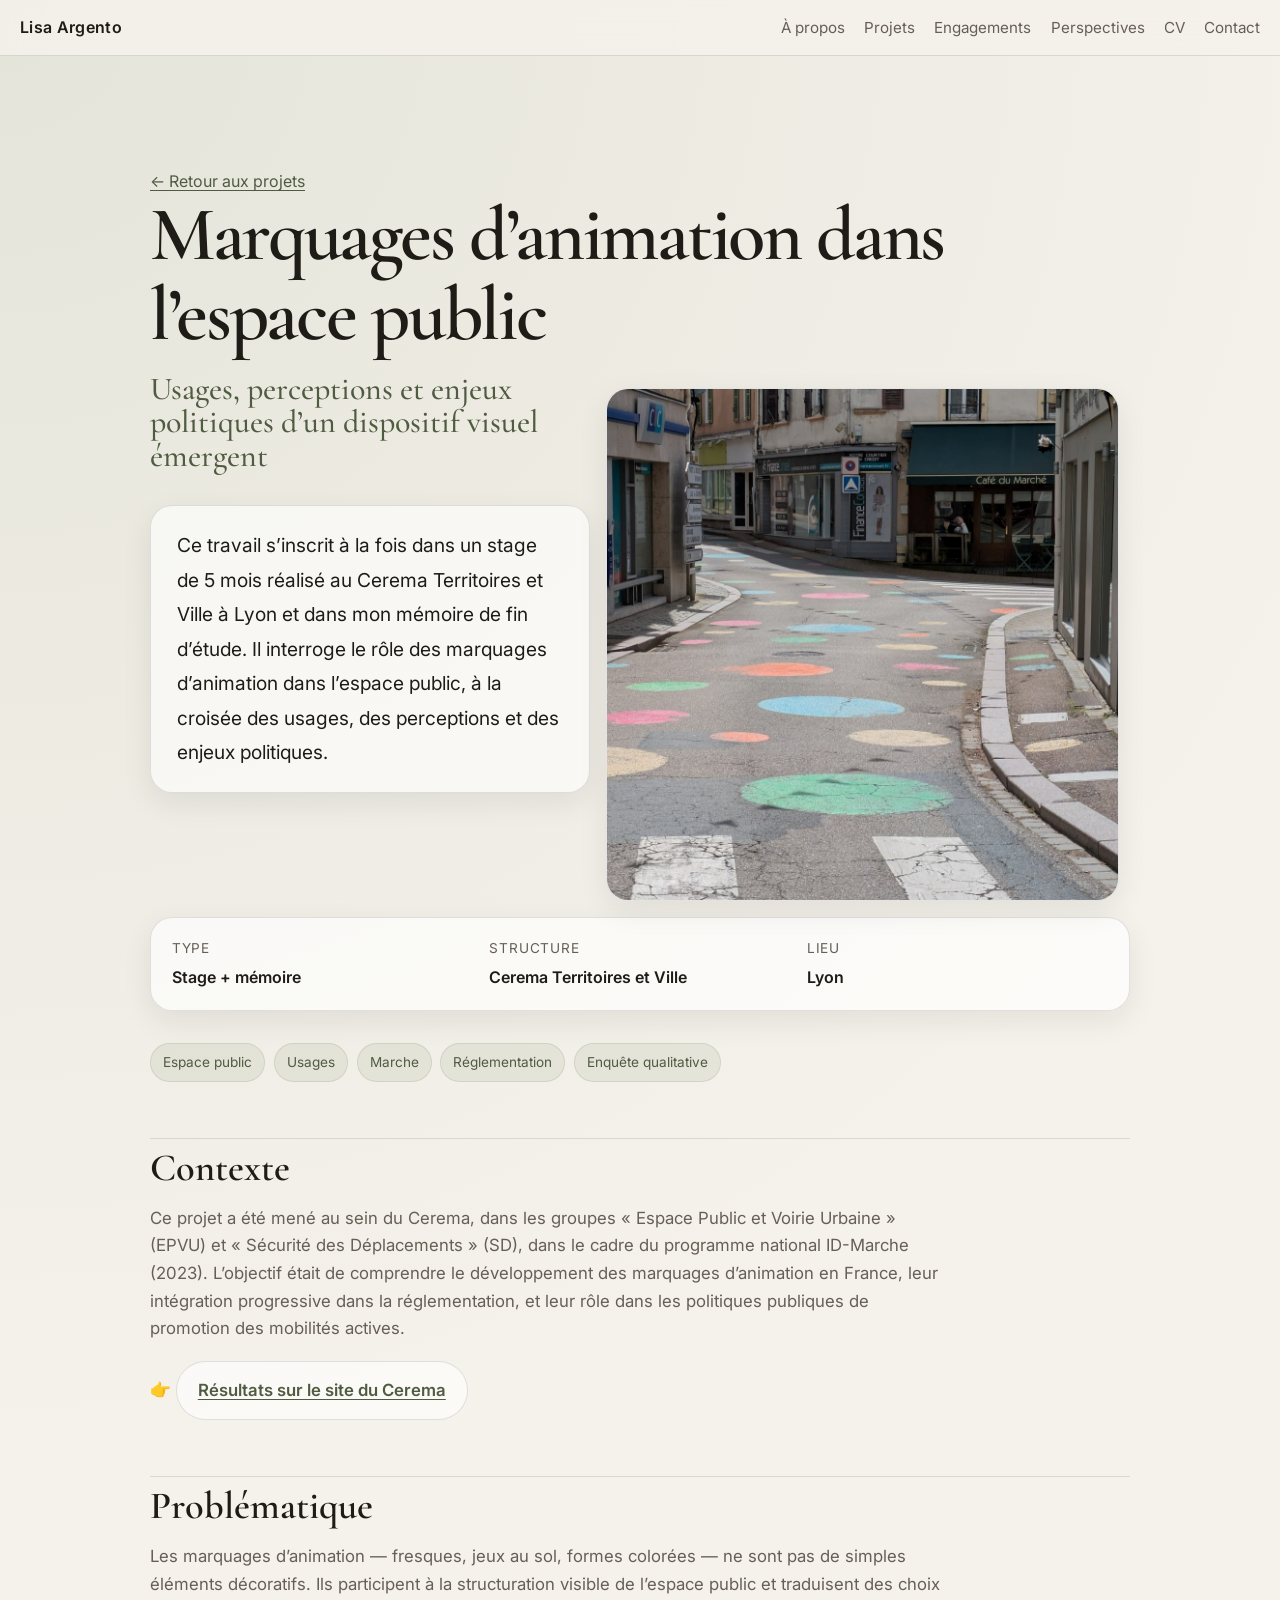
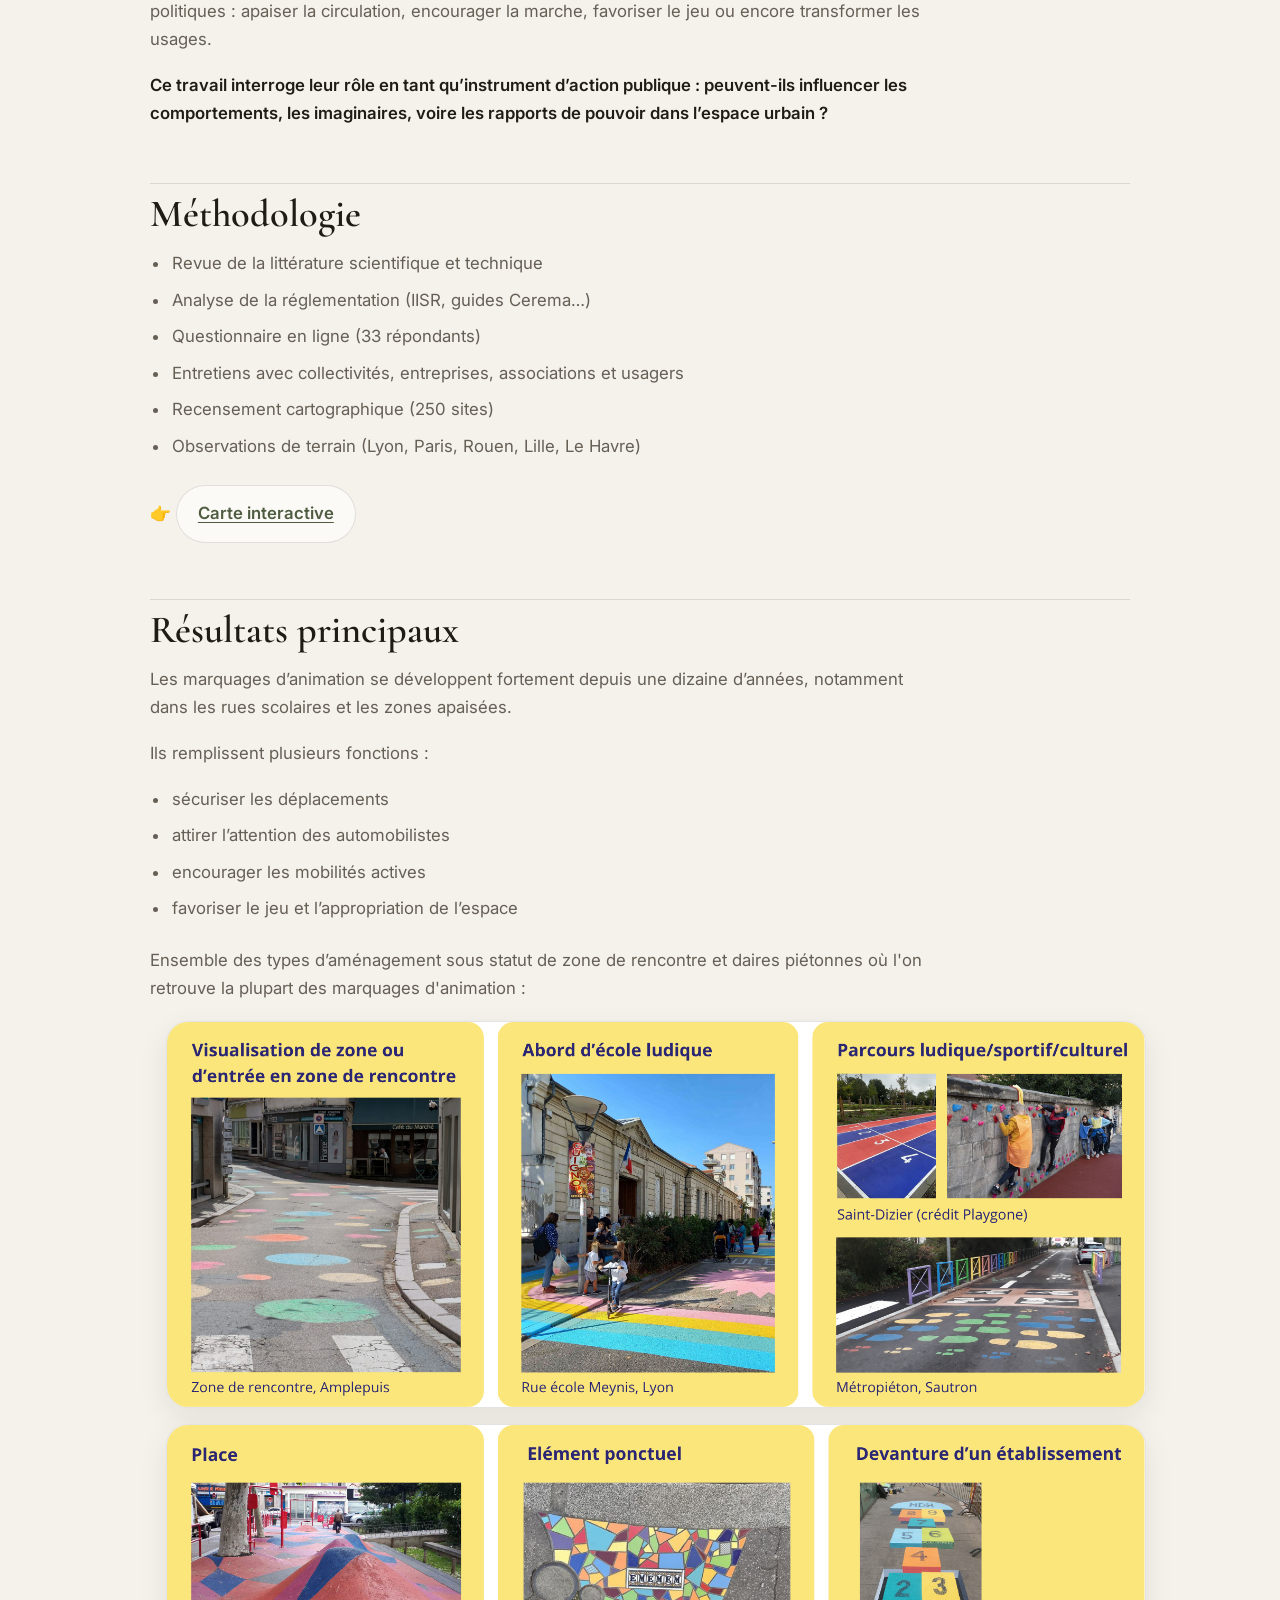
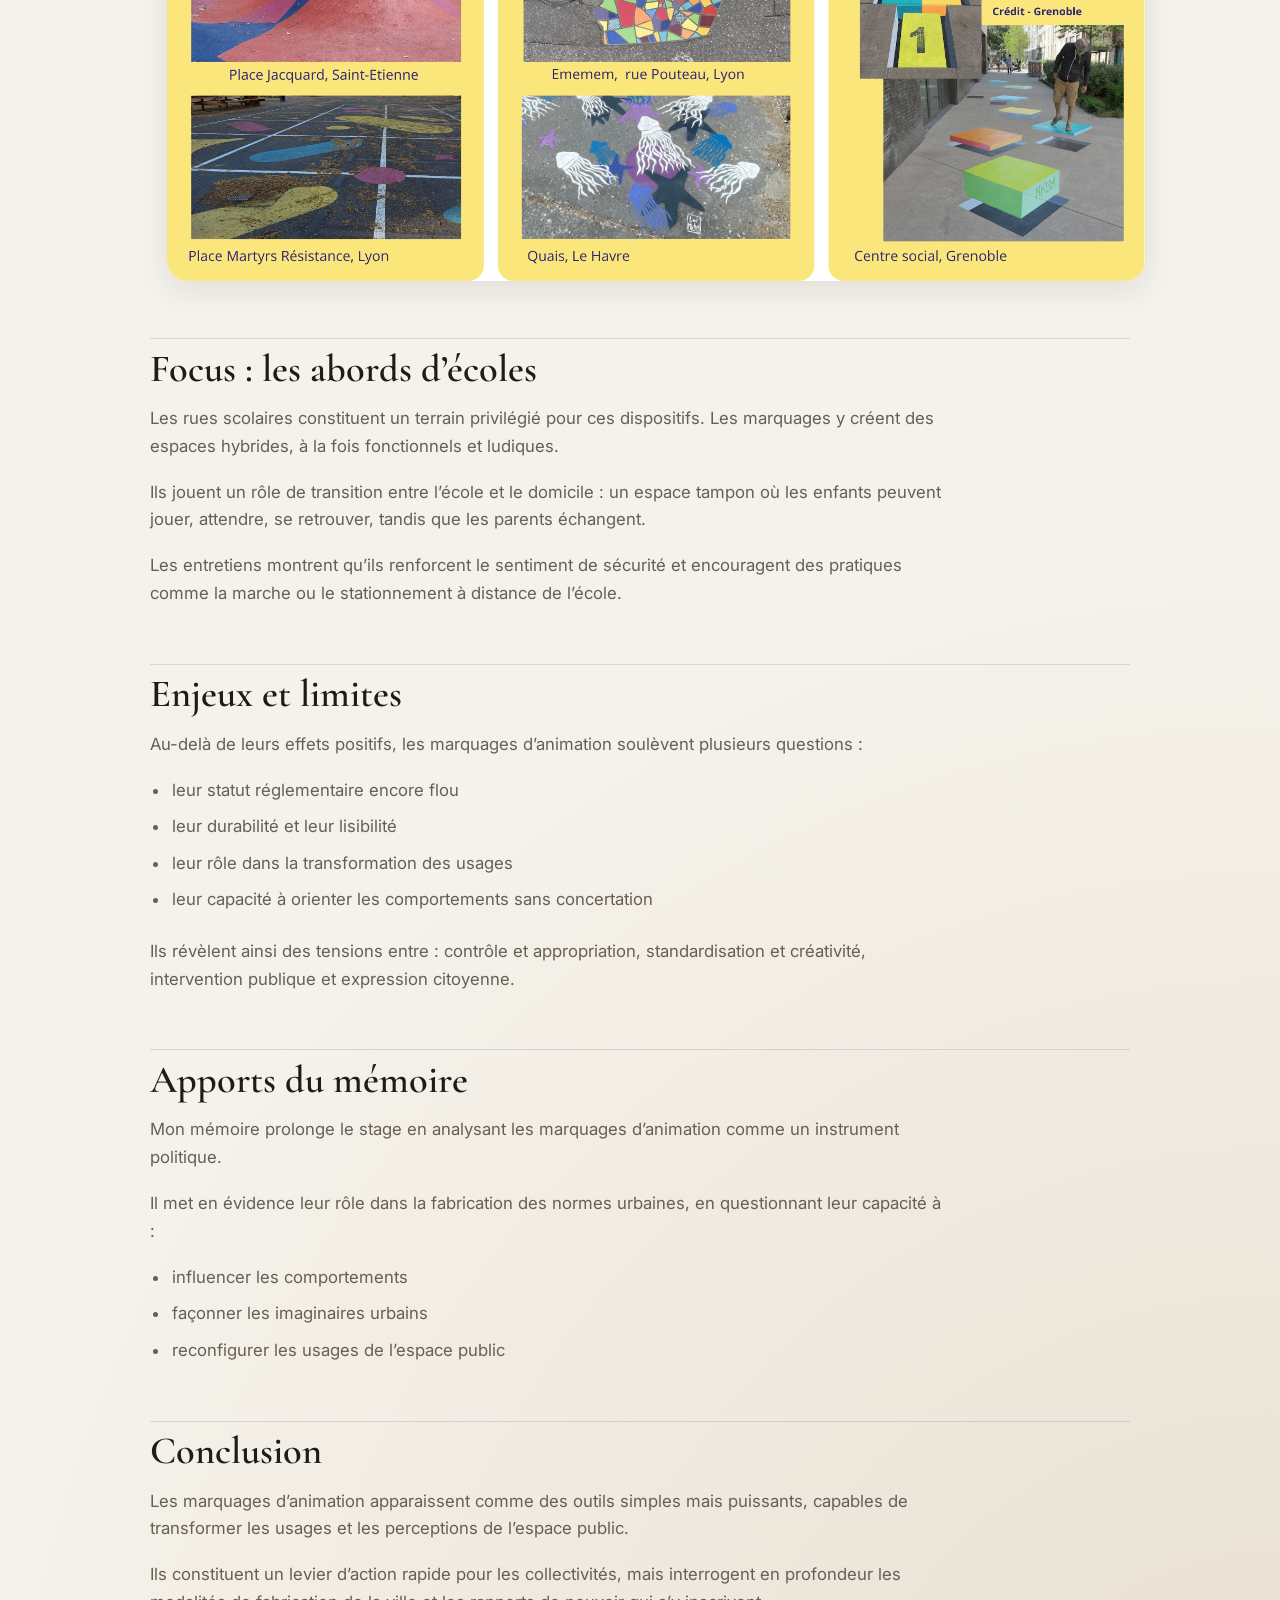
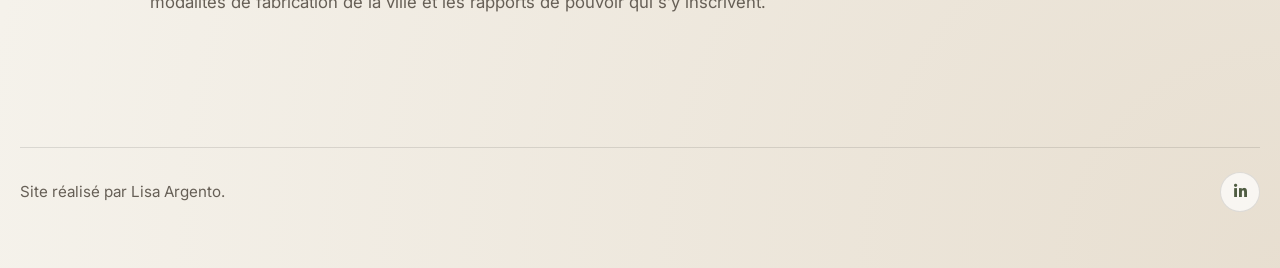
<file: projets/projet_marquages.html>
<!DOCTYPE html>
<html lang="fr">
<head>
  <meta charset="UTF-8" />
  <title>Lisa Argento — Urbanisme,usages,recherche, engagement</title>
  <meta name="description" content="Site et portfolio de Lisa Argento : aménagement, géographie sociale, espaces publics, politiques urbaines, démocratie participative, usages, ville à hauteur d'enfants et écologie." />
  <link rel="preconnect" href="https://fonts.googleapis.com">
  <link rel="preconnect" href="https://fonts.gstatic.com" crossorigin>
  <link href="https://fonts.googleapis.com/css2?family=Inter:wght@400;500;600;700&family=Cormorant+Garamond:wght@500;600;700&display=swap" rel="stylesheet">
  <link rel="stylesheet" href="https://cdnjs.cloudflare.com/ajax/libs/font-awesome/6.5.2/css/all.min.css">
  <link rel="stylesheet" href="../style.css">
  <link rel="stylesheet" href="projets.css">
</head>
<body>
  <header class="topbar">
    <div class="container nav">
      <a href="../index.html" class="brand" aria-label="Retour à l'accueil">
        <span>Lisa Argento</span>
      </a>
      <ul class="nav-links">
        <li><a href="../index.html#a-propos">À propos</a></li>
        <li><a href="../index.html#portfolio">Projets</a></li>
        <li><a href="../index.html#engagements">Engagements</a></li>
        <li><a href="../index.html#perspectives">Perspectives</a></li>
        <li><a href="../index.html#cv">CV</a></li>
        <li><a href="../index.html#contact">Contact</a></li>
      </ul>
  </header>

  <main>
    <section class="project-page">
      <a href="../index.html#portfolio" class="back-link">← Retour aux projets</a>
      <h1>Marquages d’animation dans l’espace public</h1>
      <div class="proj-title" >
        <div>
        <h2>Usages, perceptions et enjeux politiques d’un dispositif visuel émergent</h2>
        <p class="intro">Ce travail s’inscrit à la fois dans un stage de 5 mois réalisé au Cerema Territoires et Ville à Lyon et dans mon mémoire de fin d’étude. Il interroge le rôle des marquages d’animation dans l’espace public, à la croisée des usages, des perceptions et des enjeux politiques.</p>
        </div>
        <img class="proj-image" src="../img_projets/Amplepuis_26042025.jpg" alt="">
      </div>

<div class="project-meta">
  <div>
    <span class="label">Type</span>
    <span class="value">Stage + mémoire</span>
  </div>
  <div>
    <span class="label">Structure</span>
    <span class="value">Cerema Territoires et Ville</span>
  </div>
  <div>
    <span class="label">Lieu</span>
    <span class="value">Lyon</span>
  </div>
</div>

<div class="tags">
  <span class="tag">Espace public</span>
  <span class="tag">Usages</span>
  <span class="tag">Marche</span>
  <span class="tag">Réglementation</span>
  <span class="tag">Enquête qualitative</span>
</div>

<h3>Contexte</h3>
<p>Ce projet a été mené au sein du Cerema, dans les groupes « Espace Public et Voirie Urbaine » (EPVU) et « Sécurité des Déplacements » (SD), dans le cadre du programme national ID-Marche (2023). L’objectif était de comprendre le développement des marquages d’animation en France, leur intégration progressive dans la réglementation, et leur rôle dans les politiques publiques de promotion des mobilités actives.</p>
<p>👉 <a class="btn btn-secondary" href="https://www.cerema.fr/fr/actualites/marques-animation-analyse-pratiques-apaiser-espaces-publics" target="_blank"> Résultats sur le site du Cerema</a></p>


<h3>Problématique</h3>
<p>Les marquages d’animation — fresques, jeux au sol, formes colorées — ne sont pas de simples éléments décoratifs. Ils participent à la structuration visible de l’espace public et traduisent des choix politiques : apaiser la circulation, encourager la marche, favoriser le jeu ou encore transformer les usages.</p>
<p> <strong>Ce travail interroge leur rôle en tant qu’instrument d’action publique :
peuvent-ils influencer les comportements, les imaginaires, voire les rapports de pouvoir dans l’espace urbain ? </strong></p>

<h3>Méthodologie</h3>
<ul>
<li>Revue de la littérature scientifique et technique</li>
<li>Analyse de la réglementation (IISR, guides Cerema…)</li>
<li>Questionnaire en ligne (33 répondants)</li>
<li>Entretiens avec collectivités, entreprises, associations et usagers</li>
<li>Recensement cartographique (250 sites)</li>
<li>Observations de terrain (Lyon, Paris, Rouen, Lille, Le Havre)</li>
</ul>

<p>👉 <a class="btn btn-secondary" href="https://umap.openstreetmap.fr/fr/map/marques-danimation_1196213" target="_blank">Carte interactive</a></p>


<h3>Résultats principaux</h3>
<p>Les marquages d’animation se développent fortement depuis une dizaine d’années, notamment dans les rues scolaires et les zones apaisées.</p>
<p>Ils remplissent plusieurs fonctions :</p>
<ul>
<li>sécuriser les déplacements</li>
<li>attirer l’attention des automobilistes</li>
<li>encourager les mobilités actives</li>
<li>favoriser le jeu et l’appropriation de l’espace</li>
</ul>
<p>Ensemble des types d’aménagement sous statut de zone de rencontre et daires piétonnes où l'on retrouve la plupart des marquages d'animation :</p>
<div>
  <img src="../img_projets/marquages danimation(1).png" alt="Exemples de types d’aménagement sous statut de zone de rencontre et d’aires piétonnes">
  <img src="../img_projets/marquages danimation(2).png" alt="Schématisation des configurations d’aménagement où s’inscrivent les marquages d’animation">
</div>

<h3>Focus : les abords d’écoles</h3>
<p>Les rues scolaires constituent un terrain privilégié pour ces dispositifs. Les marquages y créent des espaces hybrides, à la fois fonctionnels et ludiques.</p>
<p>Ils jouent un rôle de transition entre l’école et le domicile : un espace tampon où les enfants peuvent jouer, attendre, se retrouver, tandis que les parents échangent.</p>
<p>Les entretiens montrent qu’ils renforcent le sentiment de sécurité et encouragent des pratiques comme la marche ou le stationnement à distance de l’école.</p>

<h3>Enjeux et limites</h3>
<p>Au-delà de leurs effets positifs, les marquages d’animation soulèvent plusieurs questions :</p>
<ul>
<li>leur statut réglementaire encore flou</li>
<li>leur durabilité et leur lisibilité</li>
<li>leur rôle dans la transformation des usages</li>
<li>leur capacité à orienter les comportements sans concertation</li>
</ul>

<p>Ils révèlent ainsi des tensions entre : contrôle et appropriation, standardisation et créativité, intervention publique et expression citoyenne.</p>

  <h3>Apports du mémoire</h3>
  <p>Mon mémoire prolonge le stage en analysant les marquages d’animation comme un instrument politique.</p>
  <p>Il met en évidence leur rôle dans la fabrication des normes urbaines, en questionnant leur capacité à :</p>
  <ul>
  <li>influencer les comportements</li>
  <li>façonner les imaginaires urbains</li>
  <li>reconfigurer les usages de l’espace public</li>
  </ul>

  <h3>Conclusion</h3>
  <p>Les marquages d’animation apparaissent comme des outils simples mais puissants, capables de transformer les usages et les perceptions de l’espace public.</p>
  <p>Ils constituent un levier d’action rapide pour les collectivités, mais interrogent en profondeur les modalités de fabrication de la ville et les rapports de pouvoir qui s’y inscrivent.</p>
</section>
  </main>
    
<footer>
  <div class="container footer-inner">
    <p>Site réalisé par Lisa Argento.</p>
    <div class="footer-social">
      <a href="https://www.linkedin.com/in/lisa-argento-25l92a"
         target="_blank"
         rel="noreferrer"
         aria-label="LinkedIn">
        <i class="fa-brands fa-linkedin-in"></i>
      </a>
    </div>

  </div>
</footer>
</file>
<file: style.css>
:root {
  --bg: #f5f2eb;
  --surface: rgba(255,255,255,0.72);
  --surface-strong: #fffdf9;
  --text: #1f1c18;
  --muted: #665f56;
  --line: rgba(31, 28, 24, 0.12);
  --accent: #6f7f5b;
  --accent-dark: #4f5c41;
  --sand: #d7c7b0;
  --max: 1240px;
  --radius: 24px;
  --shadow: 0 10px 30px rgba(31, 28, 24, 0.08);
}

* { box-sizing: border-box; }
html { scroll-behavior: smooth; }
body {
  margin: 0;
  font-family: "Inter", sans-serif;
  color: var(--text);
  background:
    radial-gradient(circle at top left, rgba(111,127,91,0.12), transparent 28%),
    radial-gradient(circle at bottom right, rgba(215,199,176,0.45), transparent 25%),
    var(--bg);
  line-height: 1.65;
}

a { color: inherit; text-decoration: none; }
img { max-width: 100%; display: block; }

.container {
  width: min(calc(100% - 2rem), var(--max));
  margin: 0 auto;
}

.topbar {
  position: sticky;
  top: 0;
  z-index: 1000;
  backdrop-filter: blur(16px);
  background: rgba(245, 242, 235, 0.82);
  border-bottom: 1px solid var(--line);
}

.nav {
  display: flex;
  justify-content: space-between;
  align-items: center;
  gap: 1rem;
  padding: 0.9rem 0;
}

.brand {
  display: flex;
  align-items: center;
  gap: 0.8rem;
  font-weight: 600;
  letter-spacing: 0.02em;
}

.brand-badge {
  width: 40px;
  height: 40px;
  border-radius: 50%;
  background: linear-gradient(135deg, var(--accent), var(--sand));
  display: grid;
  place-items: center;
  color: white;
  font-weight: 700;
  box-shadow: var(--shadow);
}

.nav-links {
  display: flex;
  flex-wrap: wrap;
  gap: 1.2rem;
  list-style: none;
  margin: 0;
  padding: 0;
  color: var(--muted);
  font-size: 0.95rem;
}

.nav-links a:hover,
.nav-links a:focus-visible { color: var(--text); }


.hero {
  padding: 2rem 1rem 0.1rem;
  min-height: auto;
  display: flex;
  align-items: center;
}

.hero-grid {
  display: grid;
  grid-template-columns: minmax(0, 1fr) auto;
  gap: 1rem;
  align-items: start;
}

h1, h2, h3, h4 {
  font-family: "Cormorant Garamond", serif;
  line-height: 1.02;
  margin: 0;
  font-weight: 600;
}

h1 {
  font-size: clamp(3rem, 8vw, 6.5rem);
  letter-spacing: -0.03em;
  margin-bottom: 1rem;
}

.img-proj{
  max-height: 300vi;
  display: grid;
  padding: 1rem;
  grid-template-columns: repeat(auto-fill, minmax(25vi, 1fr));
}

.hero p.lead {
  font-size: clamp(1.05rem, 1.5vw, 1.25rem);
  color: var(--muted);
  max-width: 46rem;
  margin: 0 0 1.25rem;
}

.hero-text {
  margin-top: 2rem;
  max-width: 55rem;
}

.hero-note {
  display: grid;
  gap: 0.85rem;
  margin-top: 2rem;
  color: var(--muted);
  max-width: 49rem;
}

.actions {
  display: flex;
  flex-wrap: wrap;
  gap: 0.9rem;
  margin-top: 1.8rem;
}

.btn {
  display: inline-flex;
  align-items: center;
  justify-content: center;
  gap: 0.55rem;
  border-radius: 999px;
  padding: 0.9rem 1.3rem;
  font-weight: 600;
  border: 1px solid var(--line);
  transition: 0.25s ease;
}

.btn-primary {
  background: var(--accent);
  color: white;
  border-color: transparent;
}

.btn-primary:hover { background: var(--accent-dark); transform: translateY(-1px); }
.btn-secondary {
  background: rgba(255,255,255,0.6);
  color: var(--text);
}
.btn-secondary:hover { background: white; transform: translateY(-1px); }

/* PROBLEME LIENS */
.btn-link{color:  rgb(43, 53, 38);}
.btn-link:hover { text-shadow: rgb(55, 89, 39); }

.hero-card {
  align-items: center;
  background: linear-gradient(180deg, rgba(255,255,255,0.8), rgba(255,253,249,0.92));
  border: 1px solid var(--line);
  border-radius: 30px;
  padding: 1rem;
  box-shadow: var(--shadow);
  overflow: hidden;
  margin: 1rem;
  width: fit-content;
  max-width: 20vi;
}

.hero-image {
  display: block;
  max-width: 20vi;
  aspect-ratio: 4 / 5;
  border-radius: 24px;
  background:
    linear-gradient(180deg, rgba(0,0,0,0.04), rgba(0,0,0,0.04)),
    url('Lisa_cv.jpeg') center/cover no-repeat,
    linear-gradient(135deg, #d8d0c0, #aab69c);
    margin-bottom: 0.6rem;
}

.hero-card.meta {
  display: flex;
  flex-wrap: wrap;
  gap: 1rem;
}

.tag {
  font-size: 0.8rem;
  padding: 0.4rem 0.7rem;
  border-radius: 999px;
  /* background: rgba(111,127,91,0.1); */
  /* color: var(--accent-dark); */
  /* border: 0.1rem solid rgba(111,127,91,0.16); */
}

section {
  padding: 4.8rem 0;
}

.section-head {
  display: grid;
  gap: 0.8rem;
  max-width: 56rem;
  margin-bottom: 2rem;
}

.section-head h2 {
  font-size: clamp(2.4rem, 4vw, 4.3rem);
}

.section-head p {
  margin: 0;
  color: var(--muted);
  font-size: 1.05rem;
}

.about-layout,
.perspectives-layout,
.contact-layout {
  display: grid;
  grid-template-columns: 1.15fr 0.85fr;
  gap: 1.5rem;
  align-items: start;
}

.panel {
  background: var(--surface);
  border: 1px solid var(--line);
  border-radius: var(--radius);
  padding: 1.35rem;
  box-shadow: var(--shadow);
}

.panel p { margin-top: 0; color: var(--muted); }

.highlights {
  display: grid;
  grid-template-columns: repeat(2, minmax(0, 1fr));
  gap: 1rem;
  margin-top: 1rem;
}

.highlight {
  background: rgba(255,255,255,0.7);
  border: 1px solid var(--line);
  border-radius: 20px;
  padding: 1rem;
}

.highlight h3 {
  font-size: 1.45rem;
  margin-bottom: 0.35rem;
}

.projects-grid {
  display: grid;
  grid-template-columns: repeat(12, 1fr);
  gap: 1rem;
}

.project-card {
  grid-column: span 5;
  background: var(--surface-strong);
  border: 1px solid var(--line);
  border-radius: 28px;
  overflow: hidden;
  box-shadow: var(--shadow);
  transition: transform 0.25s ease, box-shadow 0.25s ease;
}

.project-card:hover {
  transform: translateY(-4px);
  box-shadow: 0 16px 34px rgba(31, 28, 24, 0.12);
}

.project-card:nth-child(1),
.project-card:nth-child(4),
.project-card:nth-child(7) { grid-column: span 7; }

.project-card:nth-child(2),
.project-card:nth-child(5),
.project-card:nth-child(8) { grid-column: span 5; }

.project-thumb {
  aspect-ratio: 16 / 10;
  background: linear-gradient(135deg, rgba(111,127,91,0.45), rgba(215,199,176,0.85));
  display: grid;
  place-items: end start;
  padding: 1rem;
  color: white;
  font-weight: 600;
  font-size: 0.95rem;
}

.project-content {
  padding: 1.2rem;
  display: grid;
  gap: 0.8rem;
}

.project-content h3 {
  font-size: 2rem;
}

.project-content p {
  margin: 0;
  color: var(--muted);
}

.project-footer {
  display: flex;
  justify-content: space-between;
  align-items: center;
  gap: 1rem;
  flex-wrap: wrap;
}

.chips {
  display: flex;
  flex-wrap: wrap;
  gap: 0.45rem;
}

.chip {
  font-size: 0.78rem;
  letter-spacing: 0.01em;
  padding: 0.38rem 0.6rem;
  border-radius: 999px;
  background: rgba(31,28,24,0.05);
  color: var(--muted);
}

.project-link {
  color: var(--accent-dark);
  font-weight: 600;
}

.detail-list {
  display: grid;
  gap: 1rem;
}

.detail-item {
  padding: 1.2rem;
  background: rgba(255,255,255,0.68);
  border: 1px solid var(--line);
  border-radius: 22px;
}

.detail-item h3 {
  font-size: 2rem;
  margin-bottom: 0.4rem;
}

.detail-meta {
  color: var(--accent-dark);
  font-size: 0.92rem;
  margin-bottom: 0.8rem;
  font-weight: 600;
}

.detail-item p { color: var(--muted); margin: 0 0 0.75rem; }

.detail-item ul {
  margin: 0;
  padding-left: 1.15rem;
  color: var(--muted);
}

.engagements-grid {
  display: grid;
  grid-template-columns: repeat(3, minmax(0, 1fr));
  gap: 1rem;
}

.engagement-card {
  background: rgba(255,255,255,0.7);
  border: 1px solid var(--line);
  border-radius: 22px;
  padding: 1.2rem;
  box-shadow: var(--shadow);
}

.engagement-card h3 {
  font-size: 1.8rem;
  margin-bottom: 0.5rem;
}

.engagement-card p { margin: 0; color: var(--muted); }

.cv-box {
  display: grid;
  grid-template-columns: 1fr 320px;
  gap: 1rem;
  align-items: start;
}

.cv-preview {
  border-radius: 22px;
  overflow: hidden;
  border: 1px solid var(--line);
  background: white;
  min-height: 680px;
  box-shadow: var(--shadow);
}

.cv-preview embed {
  width: 100%;
  height: 680px;
  border: 0;
}

.contact-list {
  list-style: none;
  padding: 0;
  margin: 0;
  display: grid;
  gap: 0.85rem;
}

.contact-list li {
  display: flex;
  align-items: center;
  gap: 0.9rem;
  padding: 0.9rem 1rem;
  border: 1px solid var(--line);
  border-radius: 16px;
  background: rgba(255,255,255,0.7);
}

.contact-icon {
  width: 42px;
  height: 42px;
  flex-shrink: 0;
  display: inline-flex;
  align-items: center;
  justify-content: center;
  border-radius: 50%;
  background: rgba(111,127,91,0.1);
  color: var(--accent-dark);
  font-size: 1rem;
}

.contact-list strong { display: block; font-size: 0.95rem; }
.contact-list span, .contact-list a { color: var(--muted); }
.contact-list a:hover { color: var(--accent-dark);}

footer {
  padding: 2rem 0 3rem;
  color: var(--muted);
  font-size: 0.95rem;
}

.footer-inner {
  display: flex;
  justify-content: space-between;
  align-items: center;
  gap: 1rem;
  border-top: 1px solid var(--line);
  padding-top: 1rem;
}

@media (max-width: 1080px) {
  .hero-grid,
  .about-layout,
  .perspectives-layout,
  .contact-layout,
  .cv-box {
    grid-template-columns: 1fr;
  }
  .hero-card {
    margin: 0 auto;
  }
  .hero-image {
    max-height: 60vh;
  }
  .engagements-grid { grid-template-columns: 1fr 1fr; }
}

@media (max-width: 820px) {
  .nav { align-items: flex-start; flex-direction: column; }
  .projects-grid { grid-template-columns: 1fr; }
  .project-card,
  .project-card:nth-child(1),
  .project-card:nth-child(2),
  .project-card:nth-child(4),
  .project-card:nth-child(5),
  .project-card:nth-child(7),
  .project-card:nth-child(8) { grid-column: auto; }
  .engagements-grid,
  .highlights { grid-template-columns: 1fr; }
  .hero { min-height: auto; padding-top: 4rem; }
}

@media (max-width: 560px) {
  .container { width: min(calc(100% - 1.2rem), var(--max)); }
  section { padding: 3.8rem 0; }
  .panel, .project-content, .engagement-card, .detail-item { padding: 1rem; }
  .hero-image { min-height: 200px; }
  .footer-inner { flex-direction: column; align-items: flex-start; }
}
</file>
<file: projets/projets.css>
/* =========================
   PAGE PROJETS
   ========================= */

.project-page {
  width: min(calc(100% - 2rem), 980px);
  margin: 0 auto;
  padding: 7rem 0 5rem;
}

.proj-title{
  display: grid;
  grid-template-columns: auto max(60vh);
}


.project-page h1,
.project-page h2,
.project-page h3,
.project-page h4 {
  font-family: "Cormorant Garamond", serif;
  line-height: 1.05;
  color: var(--text);
}

.project-page h1 {
  font-size: clamp(3rem, 6vw, 5.2rem);
  letter-spacing: -0.03em;
  margin: 0 0 1rem;
}

.project-page h2 {
  font-size: clamp(1.4rem, 2.5vw, 2.1rem);
  font-weight: 500;
  color: var(--accent-dark);
  margin: 0 0 2rem;
  max-width: 26ch;
}

.project-page h3 {
  font-size: clamp(2rem, 3vw, 2.8rem);
  margin: 3.5rem 0 1rem;
  padding-top: 0.6rem;
  border-top: 1px solid var(--line);
}

.project-page h4 {
  font-size: 1.5rem;
  margin: 2rem 0 0.75rem;
}

.project-page p,
.project-page li {
  font-size: 1.05rem;
  color: var(--muted);
}

.project-page p {
  margin: 0 0 1.15rem;
  max-width: 72ch;
}

.proj-image{
  max-width: 57vh;
} 

.project-page .intro {
  font-size: 1.2rem;
  line-height: 1.8;
  color: var(--text);
  max-width: 68ch;
  margin-bottom: 2.25rem;
  padding: 1.4rem 1.6rem;
  background: rgba(255, 255, 255, 0.62);
  border: 1px solid var(--line);
  border-radius: 22px;
  box-shadow: var(--shadow);
}

.project-page strong {
  color: var(--text);
  font-weight: 600;
}

.project-page a {
  color: var(--accent-dark);
  text-decoration: underline;
  text-decoration-thickness: 1px;
  text-underline-offset: 0.16em;
  transition: color 0.2s ease;
}

.project-page a:hover {
  color: var(--accent);
}

.project-page ul,
.project-page ol {
  margin: 0 0 1.5rem 0;
  padding-left: 1.25rem;
  max-width: 70ch;
}

.project-page li {
  margin-bottom: 0.55rem;
  padding-left: 0.15rem;
}

.project-page img {
  width: 100%;
  height: auto;
  margin: 1.4rem 0;
  border-radius: 22px;
  border: 1px solid var(--line);
  box-shadow: var(--shadow);
  background: white;
  margin: 1rem;
}

.project-page blockquote {
  margin: 2rem 0;
  padding: 1.25rem 1.4rem;
  border-left: 4px solid var(--accent);
  background: rgba(255, 255, 255, 0.65);
  border-radius: 0 18px 18px 0;
  color: var(--text);
}

.project-page hr {
  border: 0;
  border-top: 1px solid var(--line);
  margin: 2.5rem 0;
}

/* =========================
   BLOCS UTILES
   ========================= */

.project-page .project-meta,
.project-page .project-box {
  background: rgba(255, 255, 255, 0.68);
  border: 1px solid var(--line);
  border-radius: 22px;
  padding: 1.2rem 1.3rem;
  box-shadow: var(--shadow);
}

.project-page .project-meta {
  display: grid;
  grid-template-columns: repeat(3, minmax(0, 1fr));
  gap: 1rem;
  margin: 0 0 2rem;
}

.project-page .project-meta div span {
  display: block;
}

.project-page .project-meta .label {
  font-size: 0.85rem;
  text-transform: uppercase;
  letter-spacing: 0.06em;
  color: var(--muted);
  margin-bottom: 0.3rem;
}

.project-page .project-meta .value {
  color: var(--text);
  font-weight: 600;
}

.project-page .project-box {
  margin: 1.6rem 0;
}

.project-page .project-box p:last-child,
.project-page .project-box ul:last-child {
  margin-bottom: 0;
}

/* =========================
   GALERIE DE DEUX IMAGES
   ========================= */

.project-page .image-grid {
  display: grid;
  grid-template-columns: repeat(2, minmax(0, 1fr));
  gap: 1rem;
  margin: 1.5rem 0 0.8rem;
}

.project-page .image-grid img {
  margin: 0;
  aspect-ratio: 4 / 3;
  object-fit: cover;
}

/* =========================
   PETITS TAGS
   ========================= */

.project-page .tags {
  display: flex;
  flex-wrap: wrap;
  gap: 0.55rem;
  margin: 1.25rem 0 2rem;
}

.project-page .tag {
  font-size: 0.85rem;
  padding: 0.45rem 0.75rem;
  border-radius: 999px;
  background: rgba(111, 127, 91, 0.1);
  color: var(--accent-dark);
  border: 1px solid rgba(111, 127, 91, 0.16);
}

/* =========================
   FOOTER
   ========================= */

.footer-social {
  display: flex;
  align-items: center;
  gap: 0.6rem;
}

.footer-social a {
  width: 40px;
  height: 40px;
  display: inline-flex;
  align-items: center;
  justify-content: center;
  border-radius: 50%;
  border: 1px solid var(--line);
  background: rgba(255,255,255,0.7);
  color: var(--accent-dark);
  transition: all 0.2s ease;
  box-(--shshadow: varadow);
}

.footer-social a:hover {
  transform: translateY(-2px);
  background: white;
  color: var(--accent);
}

/* =========================
   RESPONSIVE
   ========================= */

@media (max-width: 900px) {
  .project-page {
    width: min(calc(100% - 1.5rem), 980px);
    padding: 6rem 0 4rem;
  }

  .project-page .project-meta {
    grid-template-columns: 1fr;
  }
}

@media (max-width: 640px) {
  .project-page {
    width: min(calc(100% - 1.2rem), 980px);
    padding: 5.2rem 0 3.5rem;
  }

  .project-page .intro,
  .project-page .project-box {
    padding: 1rem;
    border-radius: 18px;
  }

  .project-page .image-grid {
    grid-template-columns: 1fr;
  }

  .project-page img {
    border-radius: 18px;
  }

  .project-page h3 {
    margin-top: 2.8rem;
  }
}
</file>
